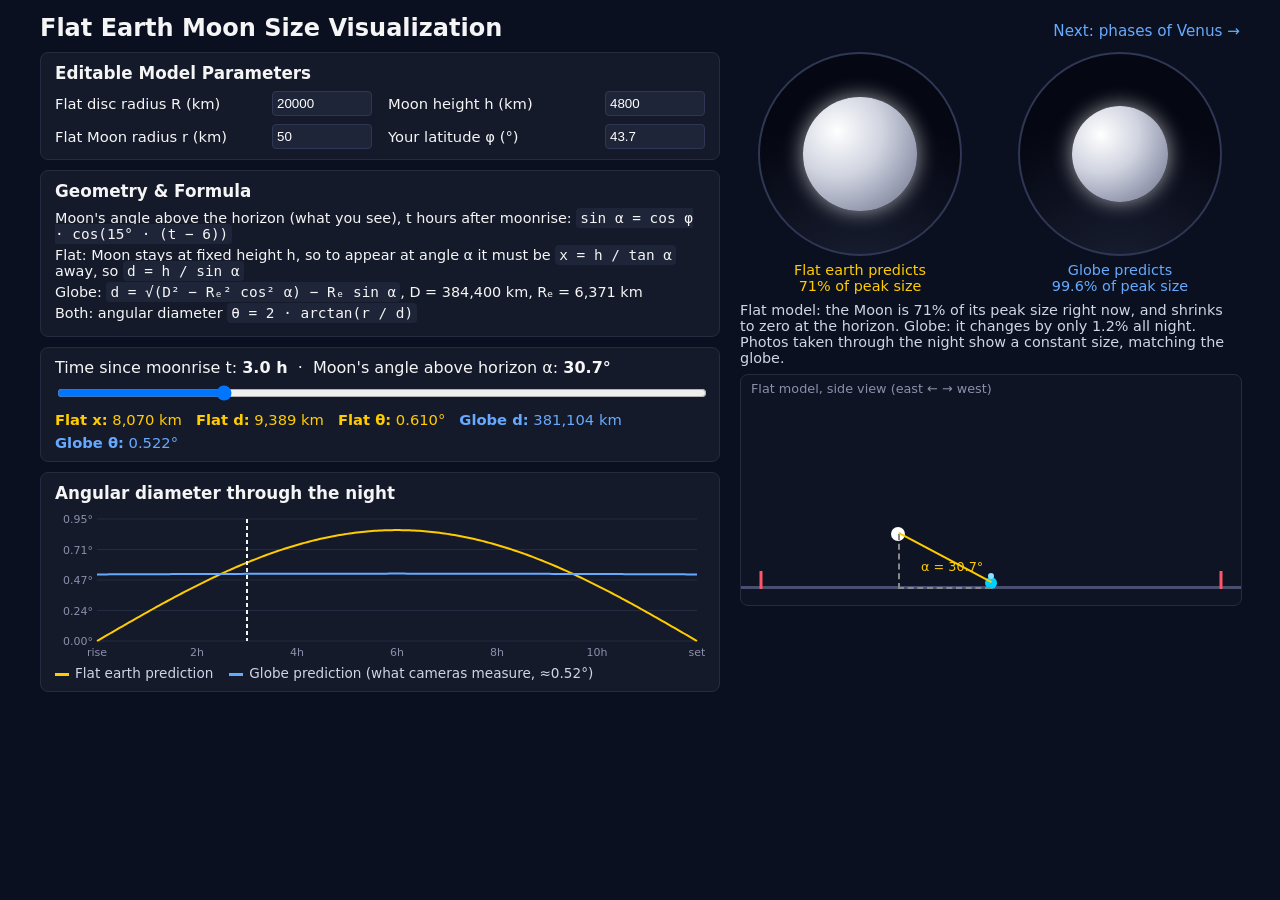
<file: index.html>
<!DOCTYPE html>
<html lang="en">
<head>
  <meta charset="UTF-8">
  <meta name="viewport" content="width=device-width, initial-scale=1">
  <title>Flat Earth Moon Size Visualization</title>
  <link rel="stylesheet" href="style.css">
</head>
<body>

<div class="container">
  <div class="page-head">
    <h1>Flat Earth Moon Size Visualization</h1>
    <a class="nav" href="venus.html">Next: phases of Venus →</a>
  </div>

  <div class="columns">
  <div class="col col-left">

  <div class="params">
    <h2>Editable Model Parameters</h2>
    <div class="param-grid">
      <label>
        Flat disc radius R (km)
        <input id="Rinput" type="number" value="20000" min="1">
      </label>
      <label>
        Moon height h (km)
        <input id="Hinput" type="number" value="4800" min="1">
      </label>
      <label>
        Flat Moon radius r (km)
        <input id="RmoonInput" type="number" value="50" min="1">
      </label>
      <label>
        Your latitude φ (°)
        <input id="LatInput" type="number" value="43.7" min="0" max="89" step="0.1">
      </label>
    </div>
  </div>

  <div class="formula">
    <h2>Geometry & Formula</h2>
    <p>Moon's angle above the horizon (what you see), t hours after moonrise: <code>sin α = cos φ · cos(15° · (t − 6))</code></p>
    <p>Flat: Moon stays at fixed height h, so to appear at angle α it must be <code>x = h / tan α</code> away, so <code>d = h / sin α</code></p>
    <p>Globe: <code>d = √(D² − Rₑ² cos² α) − Rₑ sin α</code>, D = 384,400 km, Rₑ = 6,371 km</p>
    <p>Both: angular diameter <code>θ = 2 · arctan(r / d)</code></p>
  </div>

  <div class="controls">
    <label for="tRange">
      Time since moonrise t: <strong><span id="tVal">3.0</span> h</strong>
      &nbsp;·&nbsp; Moon's angle above horizon α: <strong><span id="altVal">0</span>°</strong>
    </label>
    <input id="tRange" type="range" min="0" max="12" step="0.05" value="3" />

    <div class="values">
      <p class="flat-c"><strong>Flat x:</strong> <span id="xVal">0</span> km</p>
      <p class="flat-c"><strong>Flat d:</strong> <span id="dVal">0</span> km</p>
      <p class="flat-c"><strong>Flat θ:</strong> <span id="thetaVal">0</span>°</p>
      <p class="globe-c"><strong>Globe d:</strong> <span id="dGlobeVal">0</span> km</p>
      <p class="globe-c"><strong>Globe θ:</strong> <span id="thetaGlobeVal">0</span>°</p>
    </div>
  </div>

  <div class="chart-card">
    <h2>Angular diameter through the night</h2>
    <canvas id="chart"></canvas>
    <div class="chart-legend">
      <span><i class="swatch flat-bg"></i>Flat earth prediction</span>
      <span><i class="swatch globe-bg"></i>Globe prediction (what cameras measure, ≈0.52°)</span>
    </div>
  </div>

  </div>
  <div class="col col-right">

  <!-- VISUALIZATION -->
  <div class="skies">
    <div class="sky-panel">
      <div class="sky"><div id="moonFlat" class="moon"></div></div>
      <p class="sky-label flat-c">Flat earth predicts<br><span id="flatPct">100</span>% of peak size</p>
    </div>
    <div class="sky-panel">
      <div class="sky"><div id="moonGlobe" class="moon"></div></div>
      <p class="sky-label globe-c">Globe predicts<br><span id="globePct">100</span>% of peak size</p>
    </div>
  </div>

  <p id="verdict" class="legend"></p>

  <!-- SIDE VIEW OF THE FLAT MODEL -->
  <div class="diagram-ui">
    <div class="diagram-title">Flat model, side view (east ← → west)</div>
    <div class="ground"></div>
    <div id="edgeL" class="edge"></div>
    <div id="edgeR" class="edge"></div>

    <div id="observer" class="observer">
      <div class="eye"></div>
    </div>

    <div id="moonUI" class="moon-ui"></div>

    <div id="heightLineUI" class="height-line-ui"></div>
    <div id="xLineUI" class="x-line-ui"></div>
    <div id="dLineUI" class="d-line-ui"></div>
    <div id="altLabel" class="diagram-label"></div>
    <div id="edgeWarning" class="edge-warning"></div>
  </div>

  </div>
  </div>

</div>

<script src="script.js"></script>
</body>
</html>
</file>
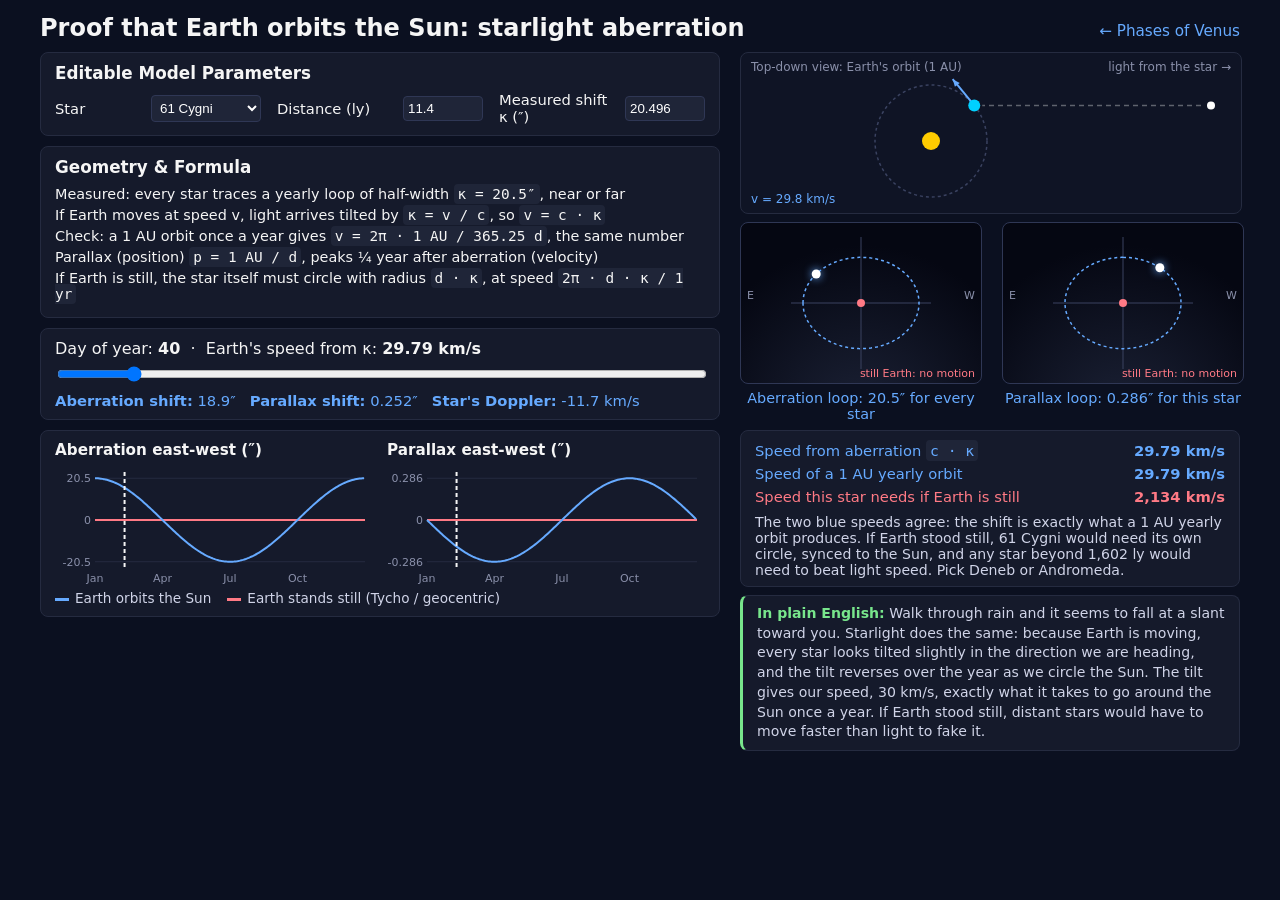
<file: orbit.html>
<!DOCTYPE html>
<html lang="en">
<head>
  <meta charset="UTF-8">
  <meta name="viewport" content="width=device-width, initial-scale=1">
  <title>Earth Orbits the Sun</title>
  <link rel="stylesheet" href="style.css">
  <link rel="stylesheet" href="venus.css">
  <link rel="stylesheet" href="orbit.css">
</head>
<body>

<div class="container">
  <div class="page-head">
    <h1>Proof that Earth orbits the Sun: starlight aberration</h1>
    <a class="nav" href="venus.html">← Phases of Venus</a>
  </div>

  <div class="columns">
  <div class="col col-left">

  <div class="params">
    <h2>Editable Model Parameters</h2>
    <div class="param-grid param-grid-3">
      <label>
        Star
        <select id="starSelect"></select>
      </label>
      <label>
        Distance (ly)
        <input id="distInput" type="number" value="11.4" min="1" step="0.1">
      </label>
      <label>
        Measured shift κ (″)
        <input id="kappaInput" type="number" value="20.496" min="0.1" step="0.001">
      </label>
    </div>
  </div>

  <div class="formula">
    <h2>Geometry & Formula</h2>
    <p>Measured: every star traces a yearly loop of half-width <code>κ = 20.5″</code>, near or far</p>
    <p>If Earth moves at speed v, light arrives tilted by <code>κ = v / c</code>, so <code>v = c · κ</code></p>
    <p>Check: a 1 AU orbit once a year gives <code>v = 2π · 1 AU / 365.25 d</code>, the same number</p>
    <p>Parallax (position) <code>p = 1 AU / d</code>, peaks ¼ year after aberration (velocity)</p>
    <p>If Earth is still, the star itself must circle with radius <code>d · κ</code>, at speed <code>2π · d · κ / 1 yr</code></p>
  </div>

  <div class="controls">
    <label for="tRange">
      Day of year: <strong><span id="tVal">0</span></strong>
      &nbsp;·&nbsp; Earth's speed from κ: <strong><span id="vVal">0</span> km/s</strong>
    </label>
    <input id="tRange" type="range" min="0" max="365" step="1" value="40" />

    <div class="values">
      <p class="globe-c"><strong>Aberration shift:</strong> <span id="abVal">0</span>″</p>
      <p class="globe-c"><strong>Parallax shift:</strong> <span id="pxVal">0</span>″</p>
      <p class="globe-c"><strong>Star's Doppler:</strong> <span id="dopVal">0</span> km/s</p>
    </div>
  </div>

  <div class="chart-card">
    <div class="chart-pair">
      <div>
        <h2>Aberration east-west (″)</h2>
        <canvas id="chartAb"></canvas>
      </div>
      <div>
        <h2>Parallax east-west (″)</h2>
        <canvas id="chartPx"></canvas>
      </div>
    </div>
    <div class="chart-legend">
      <span><i class="swatch globe-bg"></i>Earth orbits the Sun</span>
      <span><i class="swatch still-bg"></i>Earth stands still (Tycho / geocentric)</span>
    </div>
  </div>

  </div>
  <div class="col col-right">

  <canvas id="orbits" class="orbits orbit-top"></canvas>

  <div class="skies">
    <div class="sky-panel">
      <canvas id="skyAb" class="sky-trace"></canvas>
      <p class="sky-label globe-c">Aberration loop: <span id="abSize">20.5</span>″ for every star</p>
    </div>
    <div class="sky-panel">
      <canvas id="skyPx" class="sky-trace"></canvas>
      <p class="sky-label globe-c">Parallax loop: <span id="pxSize">0.29</span>″ for this star</p>
    </div>
  </div>

  <div class="proof">
    <div class="proof-row">
      <span>Speed from aberration <code>c · κ</code></span><strong id="vMeasured">0</strong>
    </div>
    <div class="proof-row">
      <span>Speed of a 1 AU yearly orbit</span><strong id="vOrbit">0</strong>
    </div>
    <div class="proof-row still">
      <span>Speed this star needs if Earth is still</span><strong id="vStar">0</strong>
    </div>
    <p id="verdict" class="proof-verdict"></p>
  </div>

  <div class="plain plain-right">
    <strong>In plain English:</strong> Walk through rain and it seems to fall at a slant toward you. Starlight does the same:
    because Earth is moving, every star looks tilted slightly in the direction we are heading, and the tilt reverses
    over the year as we circle the Sun. The tilt gives our speed, 30 km/s, exactly what it takes to go around the Sun
    once a year. If Earth stood still, distant stars would have to move faster than light to fake it.
  </div>

  </div>
  </div>

</div>

<script src="orbit.js"></script>
</body>
</html>
</file>
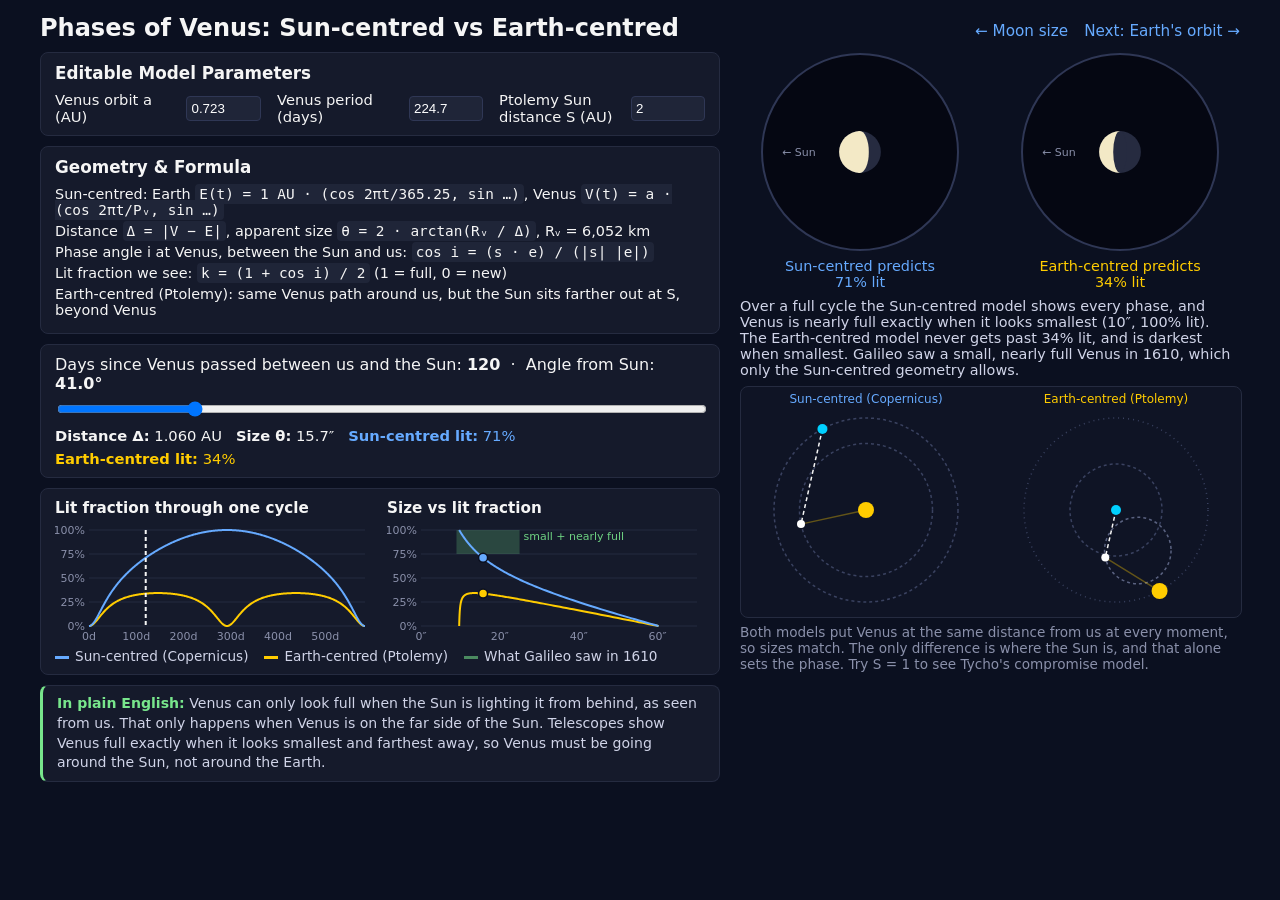
<file: venus.html>
<!DOCTYPE html>
<html lang="en">
<head>
  <meta charset="UTF-8">
  <meta name="viewport" content="width=device-width, initial-scale=1">
  <title>Phases of Venus</title>
  <link rel="stylesheet" href="style.css">
  <link rel="stylesheet" href="venus.css">
</head>
<body>

<div class="container">
  <div class="page-head">
    <h1>Phases of Venus: Sun-centred vs Earth-centred</h1>
    <span class="nav-group">
      <a class="nav" href="index.html">← Moon size</a>
      <a class="nav" href="orbit.html">Next: Earth's orbit →</a>
    </span>
  </div>

  <div class="columns">
  <div class="col col-left">

  <div class="params">
    <h2>Editable Model Parameters</h2>
    <div class="param-grid param-grid-3">
      <label>
        Venus orbit a (AU)
        <input id="aInput" type="number" value="0.723" min="0.1" max="0.99" step="0.001">
      </label>
      <label>
        Venus period (days)
        <input id="pvInput" type="number" value="224.7" min="10" max="360" step="0.1">
      </label>
      <label>
        Ptolemy Sun distance S (AU)
        <input id="sInput" type="number" value="2" min="1" max="100" step="0.1">
      </label>
    </div>
  </div>

  <div class="formula">
    <h2>Geometry & Formula</h2>
    <p>Sun-centred: Earth <code>E(t) = 1 AU · (cos 2πt/365.25, sin …)</code>, Venus <code>V(t) = a · (cos 2πt/Pᵥ, sin …)</code></p>
    <p>Distance <code>Δ = |V − E|</code>, apparent size <code>θ = 2 · arctan(Rᵥ / Δ)</code>, Rᵥ = 6,052 km</p>
    <p>Phase angle i at Venus, between the Sun and us: <code>cos i = (s · e) / (|s| |e|)</code></p>
    <p>Lit fraction we see: <code>k = (1 + cos i) / 2</code> (1 = full, 0 = new)</p>
    <p>Earth-centred (Ptolemy): same Venus path around us, but the Sun sits farther out at S, beyond Venus</p>
  </div>

  <div class="controls">
    <label for="tRange">
      Days since Venus passed between us and the Sun: <strong><span id="tVal">0</span></strong>
      &nbsp;·&nbsp; Angle from Sun: <strong><span id="elongVal">0</span>°</strong>
    </label>
    <input id="tRange" type="range" min="0" max="584" step="1" value="120" />

    <div class="values">
      <p><strong>Distance Δ:</strong> <span id="distVal">0</span> AU</p>
      <p><strong>Size θ:</strong> <span id="sizeVal">0</span>″</p>
      <p class="globe-c"><strong>Sun-centred lit:</strong> <span id="kHelioVal">0</span>%</p>
      <p class="flat-c"><strong>Earth-centred lit:</strong> <span id="kGeoVal">0</span>%</p>
    </div>
  </div>

  <div class="chart-card">
    <div class="chart-pair">
      <div>
        <h2>Lit fraction through one cycle</h2>
        <canvas id="chartTime"></canvas>
      </div>
      <div>
        <h2>Size vs lit fraction</h2>
        <canvas id="chartSize"></canvas>
      </div>
    </div>
    <div class="chart-legend">
      <span><i class="swatch globe-bg"></i>Sun-centred (Copernicus)</span>
      <span><i class="swatch flat-bg"></i>Earth-centred (Ptolemy)</span>
      <span><i class="swatch galileo-bg"></i>What Galileo saw in 1610</span>
    </div>
  </div>

  <div class="plain">
    <strong>In plain English:</strong> Venus can only look full when the Sun is lighting it from behind, as seen from us.
    That only happens when Venus is on the far side of the Sun. Telescopes show Venus full exactly when it looks smallest
    and farthest away, so Venus must be going around the Sun, not around the Earth.
  </div>
  </div>
  <div class="col col-right">

  <div class="skies">
    <div class="sky-panel">
      <canvas id="scopeHelio" class="scope"></canvas>
      <p class="sky-label globe-c">Sun-centred predicts<br><span id="kHelioLbl">0</span>% lit</p>
    </div>
    <div class="sky-panel">
      <canvas id="scopeGeo" class="scope"></canvas>
      <p class="sky-label flat-c">Earth-centred predicts<br><span id="kGeoLbl">0</span>% lit</p>
    </div>
  </div>

  <p id="verdict" class="legend"></p>

  <canvas id="orbits" class="orbits"></canvas>
  <p id="modelNote" class="model-note"></p>

  </div>
  </div>

</div>

<script src="venus.js"></script>
</body>
</html>
</file>
<file: style.css>
body {
  font-family: system-ui, -apple-system, BlinkMacSystemFont, "Segoe UI", sans-serif;
  background: #0b1020;
  color: #f5f5f5;
  margin: 0;
  padding: 14px 16px;
}

.container {
  max-width: 1200px;
  margin: 0 auto;
}

h1 {
  font-size: 1.5rem;
  margin: 0 0 10px;
}

h2 {
  font-size: 1.05rem;
  margin: 0 0 0.5em;
}

/* Two-column layout */
.columns {
  display: grid;
  grid-template-columns: minmax(0, 1fr) 500px;
  gap: 20px;
  align-items: start;
}

@media (max-width: 900px) {
  .columns {
    grid-template-columns: 1fr;
  }
}

.flat-c { color: #ffcc00; }
.globe-c { color: #66aaff; }
.flat-bg { background: #ffcc00; }
.globe-bg { background: #66aaff; }

.params, .formula, .controls, .chart-card {
  background: #151a2b;
  border-radius: 8px;
  padding: 10px 14px;
  margin-bottom: 10px;
  border: 1px solid #252b40;
}

.param-grid {
  display: grid;
  grid-template-columns: 1fr 1fr;
  gap: 8px 16px;
}

.params label {
  display: flex;
  justify-content: space-between;
  align-items: center;
  gap: 8px;
  font-size: 0.92rem;
}

.params input {
  width: 90px;
  padding: 4px;
  background: #1f2538;
  color: #fff;
  border: 1px solid #2f3755;
  border-radius: 4px;
}

.formula p {
  margin: 5px 0;
  font-size: 0.9rem;
}

code {
  background: #1f2538;
  padding: 2px 4px;
  border-radius: 4px;
}

.controls label {
  display: block;
  margin-bottom: 6px;
}

input[type="range"] {
  width: 100%;
}

.values {
  display: flex;
  flex-wrap: wrap;
  gap: 6px 14px;
  margin-top: 6px;
  font-size: 0.92rem;
}

.values p {
  margin: 0;
}

/* Chart */
#chart {
  display: block;
  width: 100%;
  height: 150px;
}

.chart-legend {
  display: flex;
  flex-wrap: wrap;
  gap: 4px 16px;
  font-size: 0.85rem;
  color: #d0d4e8;
  margin-top: 4px;
}

.swatch {
  display: inline-block;
  width: 14px;
  height: 3px;
  margin-right: 6px;
  vertical-align: middle;
}

/* Sky panels */
.skies {
  display: flex;
  gap: 20px;
  justify-content: space-between;
}

.sky-panel {
  flex: 1;
  display: flex;
  flex-direction: column;
  align-items: center;
}

.sky {
  width: 200px;
  height: 200px;
  background: radial-gradient(circle at 50% 120%, #1b2135 0, #050712 70%);
  border-radius: 50%;
  border: 2px solid #2f3755;
  display: flex;
  align-items: center;
  justify-content: center;
}

.moon {
  width: 120px;
  height: 120px;
  border-radius: 50%;
  background: radial-gradient(circle at 30% 30%, #ffffff 0, #d0d4e0 40%, #9ba0b5 70%, #6b7085 100%);
  box-shadow: 0 0 20px rgba(255, 255, 255, 0.6);
  transition: width 0.15s linear, height 0.15s linear;
}

.sky-label {
  margin: 6px 0 0;
  text-align: center;
  font-size: 0.9rem;
}

.legend {
  font-size: 0.9rem;
  color: #d0d4e8;
  margin: 8px 0 0;
  min-height: 3.6em;
}

/* Diagram UI */
.diagram-ui {
  position: relative;
  width: 500px;
  height: 230px;
  background: #0f1425;
  border-radius: 8px;
  margin-top: 8px;
  border: 1px solid #252b40;
  overflow: hidden;
}

.diagram-title {
  position: absolute;
  top: 6px;
  left: 10px;
  font-size: 0.8rem;
  color: #8a90aa;
}

.ground {
  position: absolute;
  bottom: 16px;
  left: 0;
  width: 100%;
  height: 3px;
  background: #4a4f70;
}

.edge {
  position: absolute;
  bottom: 16px;
  width: 3px;
  height: 18px;
  background: #ff5566;
  transform: translateX(-50%);
}

.observer {
  position: absolute;
  width: 12px;
  height: 12px;
  background: #00d0ff;
  border-radius: 50%;
  transform: translate(-50%, 0);
}

.observer .eye {
  position: absolute;
  top: -4px;
  left: 3px;
  width: 6px;
  height: 6px;
  background: #88e0ff;
  border-radius: 50%;
}

.moon-ui {
  position: absolute;
  width: 14px;
  height: 14px;
  background: white;
  border-radius: 50%;
  transform: translate(-50%, -50%);
}

.moon-ui.beyond {
  background: #ff5566;
}

.height-line-ui,
.x-line-ui,
.d-line-ui {
  position: absolute;
  height: 0;
  background: transparent;
  pointer-events: none;
  transform-origin: 0 0;
}

.height-line-ui {
  border-top: 2px dashed #888;
}

.x-line-ui {
  border-top: 2px dashed #888;
}

.d-line-ui {
  border-top: 2px solid #ffcc00;
}

.diagram-label {
  position: absolute;
  font-size: 0.8rem;
  color: #ffcc00;
  white-space: nowrap;
}

.edge-warning {
  position: absolute;
  top: 26px;
  left: 10px;
  right: 10px;
  font-size: 0.8rem;
  color: #ff5566;
}

/* Page header with link to the other page */
.page-head {
  display: flex;
  justify-content: space-between;
  align-items: baseline;
  gap: 16px;
  margin-bottom: 10px;
}

.page-head h1 {
  margin: 0;
}

.nav {
  color: #66aaff;
  text-decoration: none;
  font-size: 0.95rem;
  white-space: nowrap;
}

.nav:hover {
  text-decoration: underline;
}

.nav-group {
  display: flex;
  gap: 16px;
}

/* Plain-English summary */
.plain {
  background: #151a2b;
  border: 1px solid #252b40;
  border-left: 3px solid #78e68c;
  border-radius: 8px;
  padding: 8px 14px;
  font-size: 0.88rem;
  line-height: 1.4;
  color: #d0d4e8;
}

.plain strong {
  color: #78e68c;
}
</file>
<file: venus.css>
.param-grid-3 {
  grid-template-columns: 1fr 1fr 1fr;
}

.param-grid-3 input {
  width: 70px;
}

.galileo-bg { background: rgba(120, 230, 140, 0.55); }

.chart-pair {
  display: grid;
  grid-template-columns: 1fr 1fr;
  gap: 14px;
}

.chart-pair h2 {
  font-size: 0.95rem;
}

.chart-pair canvas {
  display: block;
  width: 100%;
  height: 120px;
}

.scope {
  width: 200px;
  height: 200px;
}

.orbits {
  display: block;
  width: 500px;
  height: 230px;
  background: #0f1425;
  border-radius: 8px;
  border: 1px solid #252b40;
  margin-top: 8px;
}

.model-note {
  font-size: 0.85rem;
  color: #8a90aa;
  margin: 6px 0 0;
}

.plain-right {
  margin-top: 8px;
}
</file>
<file: orbit.css>
.still-c { color: #ff7a85; }
.still-bg { background: #ff7a85; }

.params select {
  width: 110px;
  padding: 4px;
  background: #1f2538;
  color: #fff;
  border: 1px solid #2f3755;
  border-radius: 4px;
}

.orbit-top {
  height: 160px;
  margin-top: 0;
}

.skies {
  margin-top: 8px;
}

.sky-trace {
  width: 240px;
  height: 160px;
  background: radial-gradient(circle at 50% 120%, #1b2135 0, #050712 75%);
  border: 1px solid #2f3755;
  border-radius: 8px;
}

.proof {
  background: #151a2b;
  border: 1px solid #252b40;
  border-radius: 8px;
  padding: 8px 14px;
  margin-top: 8px;
}

.proof-row {
  display: flex;
  justify-content: space-between;
  gap: 12px;
  font-size: 0.92rem;
  padding: 3px 0;
  color: #66aaff;
}

.proof-row.still {
  color: #ff7a85;
}

.proof-verdict {
  margin: 6px 0 0;
  font-size: 0.88rem;
  color: #d0d4e8;
}
</file>
